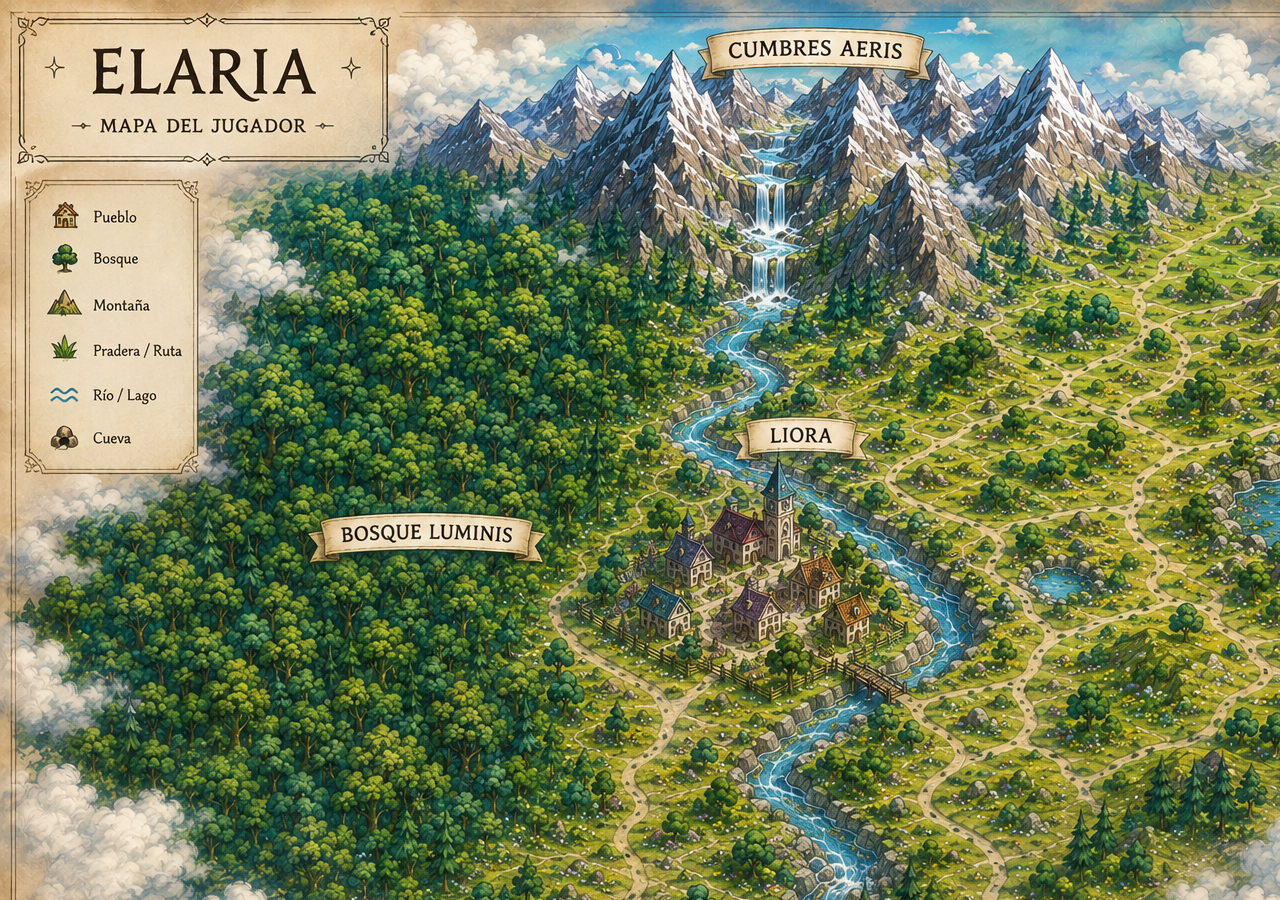
<file: index.html>
<!DOCTYPE html>

<html lang="es">

<head>
    <meta charset="UTF-8">

    <title>Bienvenidos a Elaria</title>

    <link rel="stylesheet" href="style.css">
    <link rel="preconnect" href="https://fonts.googleapis.com">
<link rel="preconnect" href="https://fonts.gstatic.com" crossorigin>

<link href="https://fonts.googleapis.com/css2?family=Playfair+Display:wght@700&family=Raleway:wght@400;600&display=swap" rel="stylesheet">
</head>

<body>

<div class="contenedor">

    <h1>Elaria</h1>

    <p class="subtitulo">
        Un mundo que estás a punto de descubrir.
    </p>

    <a href="enciclopedia.html">
        <button>✨ Entrar en Elaria</button>
    </a>

</div>

</body>
</html>
</file>
<file: style.css>
body{
   background-image:url("images/c09b2d09-04b0-4f67-844a-67a691f556a9.png");
    font-family:Raleway, sans-serif;

    display:flex;
    justify-content:center;
    align-items:center;

    height:100vh;
    margin:0;
   opacity:0;
animation: aparecerMapa 2s ease forwards;
   @keyframes aparecerMapa{
    from{
        opacity:0;
    }

    to{
        opacity:1;
    }
}
}

.contenedor{

    background:rgba(255,255,255,0.75);

    padding:60px;

    border-radius:25px;

    box-shadow:0 10px 30px rgba(0,0,0,0.15);

    text-align:center;

    max-width:700px;
}

h1{

    font-family:"Playfair Display", serif;

    font-size:70px;

    color:#21476b;

    margin-bottom:10px;
}

.subtitulo{

    font-size:26px;

    color:#444;

    margin-bottom:40px;
}

button{

    background:#2ea88f;

    color:white;

    border:none;

    border-radius:15px;

    padding:18px 40px;

    font-size:22px;

    cursor:pointer;

    transition:0.3s;
   opacity:0;
animation: aparecerBoton 0.8s ease forwards;
animation-delay:1.5s;
}

button:hover{

    background:#23806d;

    transform:scale(1.05);
}
@keyframes aparecerBoton{
    from{
        opacity:0;
        transform:translateY(15px);
    }

    to{
        opacity:1;
        transform:translateY(0);
    }
}
</file>
